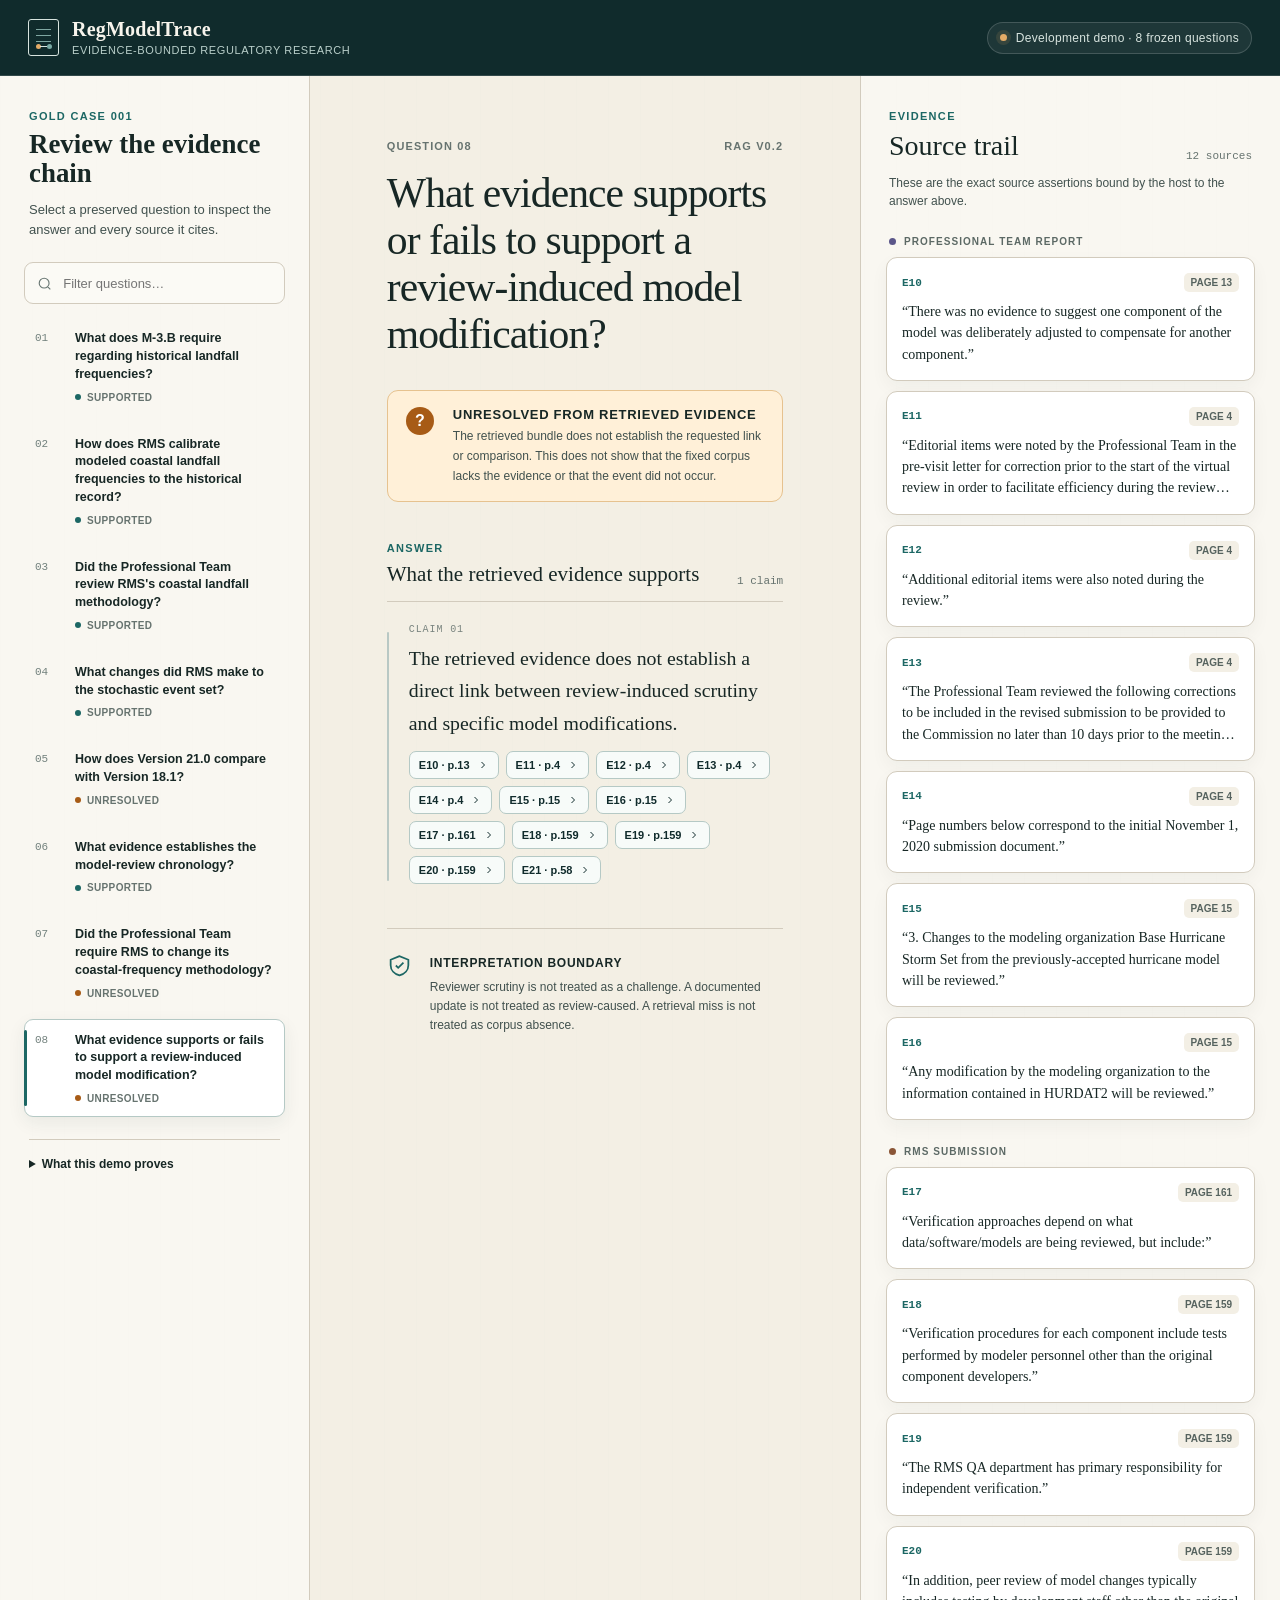
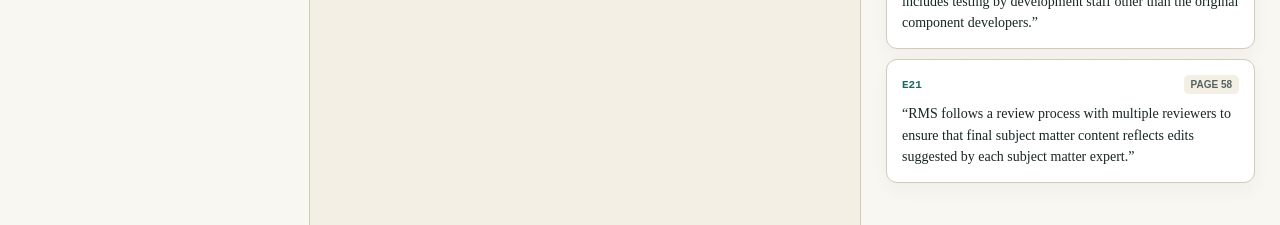
<file: demo/index.html>
<!doctype html>
<html lang="en">
  <head>
    <meta charset="UTF-8" />
    <meta name="viewport" content="width=device-width, initial-scale=1.0" />
    <meta name="description" content="RegModelTrace: source-traceable answers for regulated technical documents." />
    <meta name="theme-color" content="#102b2c" />
    <title>RegModelTrace — Evidence Workbench</title>
    <link rel="icon" href="./favicon.svg" type="image/svg+xml" />
    <link rel="stylesheet" href="./styles.css" />
    <script src="./app.js" defer></script>
  </head>
  <body>
    <a class="skip-link" href="#answer-panel">Skip to answer</a>

    <header class="topbar">
      <a class="brand" href="#" aria-label="RegModelTrace home">
        <span class="brand-mark" aria-hidden="true"><span></span><i></i><b></b></span>
        <span>
          <strong>RegModelTrace</strong>
          <small>Evidence-bounded regulatory research</small>
        </span>
      </a>
      <div class="demo-label" title="This interface uses preserved results from the successful v0.2 development run.">
        <span class="demo-dot" aria-hidden="true"></span>
        Development demo · 8 frozen questions
      </div>
    </header>

    <main class="workspace">
      <aside class="case-rail" aria-label="Development questions">
        <div class="rail-heading">
          <p class="eyebrow">Gold Case 001</p>
          <h1>Review the evidence chain</h1>
          <p>Select a preserved question to inspect the answer and every source it cites.</p>
        </div>

        <label class="search-box">
          <span class="sr-only">Filter questions</span>
          <svg aria-hidden="true" viewBox="0 0 24 24"><path d="m21 21-4.35-4.35m2.35-5.4A7.75 7.75 0 1 1 3.5 11.25a7.75 7.75 0 0 1 15.5 0Z" /></svg>
          <input id="question-filter" type="search" placeholder="Filter questions…" autocomplete="off" />
        </label>

        <nav id="question-list" class="question-list" aria-label="Frozen development questions"></nav>

        <details class="scope-note">
          <summary>What this demo proves</summary>
          <p>It demonstrates a connected product that returns source-traceable answers while preserving causal and absence boundaries.</p>
          <p>It does not establish held-out performance, complete evidence recall, or live arbitrary-question support.</p>
        </details>
      </aside>

      <section id="answer-panel" class="answer-panel" aria-live="polite" tabindex="-1">
        <div class="question-kicker"><span id="case-number">Question 01</span><span>RAG v0.2</span></div>
        <h2 id="active-question">Loading question…</h2>

        <div id="status-card" class="status-card">
          <div class="status-icon" aria-hidden="true"></div>
          <div>
            <p id="status-label">Loading evidence status</p>
            <span id="status-explanation"></span>
          </div>
        </div>

        <div class="answer-heading">
          <div>
            <p class="eyebrow">Answer</p>
            <h3>What the retrieved evidence supports</h3>
          </div>
          <span id="claim-count" class="claim-count"></span>
        </div>

        <div id="claims" class="claims"></div>

        <section class="interpretation-rule" aria-label="Interpretation boundary">
          <svg aria-hidden="true" viewBox="0 0 24 24"><path d="M12 3 3.5 6.5v5.25c0 4.8 3.56 8.47 8.5 9.75 4.94-1.28 8.5-4.95 8.5-9.75V6.5L12 3Z"/><path d="m8.5 12 2.25 2.25L15.8 9.2"/></svg>
          <div>
            <strong>Interpretation boundary</strong>
            <p>Reviewer scrutiny is not treated as a challenge. A documented update is not treated as review-caused. A retrieval miss is not treated as corpus absence.</p>
          </div>
        </section>
      </section>

      <aside class="evidence-panel" aria-label="Cited evidence">
        <div class="evidence-header">
          <div>
            <p class="eyebrow">Evidence</p>
            <h2>Source trail</h2>
          </div>
          <span id="evidence-count"></span>
        </div>
        <p class="evidence-intro">These are the exact source assertions bound by the host to the answer above.</p>
        <div id="evidence-groups"></div>
      </aside>
    </main>

    <noscript>This evidence workbench requires JavaScript to switch between the eight preserved cases.</noscript>
  </body>
</html>
</file>
<file: demo/styles.css>
:root {
  --ink: #172725;
  --ink-soft: #41514e;
  --paper: #f3efe5;
  --paper-bright: #fbfaf5;
  --paper-deep: #e7e1d4;
  --line: #d2cbbd;
  --teal: #1c6764;
  --teal-deep: #102b2c;
  --teal-wash: #e0eeea;
  --amber: #a75b16;
  --amber-wash: #fff0d8;
  --team: #5b5689;
  --vendor: #8a5536;
  --shadow: 0 18px 45px rgba(27, 43, 40, 0.09);
  --radius: 14px;
  color-scheme: light;
  font-family: Inter, ui-sans-serif, -apple-system, BlinkMacSystemFont, "Segoe UI", sans-serif;
  background: var(--paper);
  color: var(--ink);
}

* { box-sizing: border-box; }

html { scroll-behavior: smooth; }

body {
  margin: 0;
  min-width: 320px;
  min-height: 100vh;
  background:
    linear-gradient(90deg, rgba(39, 73, 68, 0.035) 1px, transparent 1px) 0 0 / 32px 32px,
    var(--paper);
}

button, input { font: inherit; }
button { color: inherit; }
a { color: inherit; }

.sr-only {
  position: absolute;
  width: 1px;
  height: 1px;
  padding: 0;
  margin: -1px;
  overflow: hidden;
  clip: rect(0, 0, 0, 0);
  white-space: nowrap;
  border: 0;
}

.skip-link {
  position: fixed;
  z-index: 100;
  top: 8px;
  left: 8px;
  transform: translateY(-160%);
  padding: 10px 14px;
  border-radius: 8px;
  background: var(--teal-deep);
  color: white;
}

.skip-link:focus { transform: translateY(0); }

:focus-visible {
  outline: 3px solid #e7a357;
  outline-offset: 3px;
}

.topbar {
  height: 76px;
  padding: 0 28px;
  display: flex;
  align-items: center;
  justify-content: space-between;
  border-bottom: 1px solid rgba(255,255,255,.14);
  background: var(--teal-deep);
  color: #f7f4ec;
}

.brand {
  display: inline-flex;
  align-items: center;
  gap: 13px;
  color: inherit;
  text-decoration: none;
}

.brand strong {
  display: block;
  font-family: Georgia, "Times New Roman", serif;
  font-size: 20px;
  line-height: 1.05;
  letter-spacing: .01em;
}

.brand small {
  display: block;
  margin-top: 4px;
  color: #b9cfca;
  font-size: 11px;
  letter-spacing: .055em;
  text-transform: uppercase;
}

.brand-mark {
  position: relative;
  display: block;
  width: 31px;
  height: 37px;
  border: 1.5px solid #d8e4df;
  border-radius: 3px;
}

.brand-mark::before,
.brand-mark::after,
.brand-mark span {
  content: "";
  position: absolute;
  left: 7px;
  width: 15px;
  height: 1px;
  background: #7fa7a2;
}

.brand-mark::before { top: 9px; }
.brand-mark::after { top: 15px; }
.brand-mark span { top: 21px; }
.brand-mark i, .brand-mark b {
  position: absolute;
  bottom: 6px;
  width: 5px;
  height: 5px;
  border-radius: 50%;
}
.brand-mark i { left: 7px; background: #e4ab67; }
.brand-mark b { left: 18px; background: #79aaa4; }
.brand-mark i::after { content: ""; position: absolute; left: 4px; top: 2px; width: 7px; height: 1px; background: #d8e4df; transform: rotate(0deg); }

.demo-label {
  display: inline-flex;
  align-items: center;
  gap: 9px;
  padding: 8px 12px;
  border: 1px solid rgba(255,255,255,.17);
  border-radius: 999px;
  background: rgba(255,255,255,.06);
  color: #d8e4df;
  font-size: 12px;
  letter-spacing: .025em;
}

.demo-dot { width: 7px; height: 7px; border-radius: 50%; background: #e4ab67; box-shadow: 0 0 0 4px rgba(228,171,103,.12); }

.workspace {
  display: grid;
  grid-template-columns: minmax(255px, 310px) minmax(430px, 1fr) minmax(330px, 420px);
  min-height: calc(100vh - 76px);
}

.case-rail, .evidence-panel { background: rgba(251,250,245,.79); }

.case-rail {
  padding: 34px 24px 28px;
  border-right: 1px solid var(--line);
}

.rail-heading { padding: 0 5px 22px; }
.eyebrow { margin: 0 0 8px; color: var(--teal); font-size: 11px; font-weight: 750; letter-spacing: .12em; text-transform: uppercase; }
.rail-heading h1 { margin: 0; font-family: Georgia, "Times New Roman", serif; font-size: clamp(25px, 2.1vw, 31px); line-height: 1.08; font-weight: 600; }
.rail-heading > p:last-child { margin: 12px 0 0; color: var(--ink-soft); font-size: 13px; line-height: 1.55; }

.search-box {
  display: flex;
  align-items: center;
  gap: 9px;
  height: 42px;
  margin-bottom: 13px;
  padding: 0 12px;
  border: 1px solid var(--line);
  border-radius: 9px;
  background: var(--paper-bright);
}
.search-box:focus-within { border-color: var(--teal); box-shadow: 0 0 0 3px rgba(28,103,100,.11); }
.search-box svg { width: 17px; fill: none; stroke: #697773; stroke-width: 1.8; }
.search-box input { min-width: 0; width: 100%; border: 0; outline: 0; background: transparent; color: var(--ink); font-size: 13px; }

.question-list { display: grid; gap: 7px; }
.question-button {
  position: relative;
  width: 100%;
  display: grid;
  grid-template-columns: 30px 1fr;
  gap: 10px;
  padding: 12px 12px 12px 10px;
  border: 1px solid transparent;
  border-radius: 9px;
  background: transparent;
  text-align: left;
  cursor: pointer;
  transition: background .18s ease, border-color .18s ease, transform .18s ease;
}
.question-button:hover { background: rgba(255,255,255,.65); border-color: var(--line); transform: translateX(2px); }
.question-button[aria-current="true"] { background: white; border-color: #b5c9c5; box-shadow: 0 6px 18px rgba(29,54,50,.07); }
.question-button[aria-current="true"]::before { content: ""; position: absolute; left: -1px; top: 10px; bottom: 10px; width: 3px; border-radius: 3px; background: var(--teal); }
.question-index { color: #72817d; font-family: ui-monospace, SFMono-Regular, Menlo, monospace; font-size: 11px; padding-top: 2px; }
.question-copy { font-size: 12.5px; line-height: 1.42; font-weight: 620; }
.question-mini-status { grid-column: 2; display: flex; align-items: center; gap: 6px; margin-top: -2px; color: #66736f; font-size: 10px; font-weight: 700; letter-spacing: .035em; text-transform: uppercase; }
.question-mini-status::before { content: ""; width: 6px; height: 6px; border-radius: 50%; background: var(--teal); }
.question-mini-status.unresolved::before { background: var(--amber); }

.scope-note { margin: 22px 5px 0; border-top: 1px solid var(--line); padding-top: 15px; color: var(--ink-soft); font-size: 12px; line-height: 1.5; }
.scope-note summary { cursor: pointer; color: var(--ink); font-weight: 700; }
.scope-note p { margin: 10px 0 0; }

.answer-panel { padding: clamp(36px, 5vw, 72px) clamp(32px, 6vw, 88px); background: rgba(243,239,229,.82); }
.question-kicker { display: flex; justify-content: space-between; margin-bottom: 18px; color: #66736f; font-size: 11px; font-weight: 750; letter-spacing: .1em; text-transform: uppercase; }
.answer-panel > h2 { max-width: 850px; margin: 0; font-family: Georgia, "Times New Roman", serif; font-size: clamp(31px, 3.25vw, 49px); line-height: 1.13; font-weight: 500; letter-spacing: -.022em; }

.status-card {
  display: grid;
  grid-template-columns: 34px 1fr;
  gap: 13px;
  align-items: start;
  margin: 32px 0 40px;
  padding: 16px 18px;
  border: 1px solid #b9d2cc;
  border-radius: 11px;
  background: var(--teal-wash);
}
.status-card.unresolved { border-color: #e6c28f; background: var(--amber-wash); }
.status-icon { width: 28px; height: 28px; display: grid; place-items: center; border-radius: 50%; background: var(--teal); color: white; }
.status-icon::before { content: "✓"; font-weight: 800; }
.unresolved .status-icon { background: var(--amber); }
.unresolved .status-icon::before { content: "?"; }
.status-card p { margin: 0 0 4px; font-size: 13px; font-weight: 800; letter-spacing: .055em; text-transform: uppercase; }
.status-card span { color: var(--ink-soft); font-size: 12px; line-height: 1.48; }

.answer-heading { display: flex; justify-content: space-between; align-items: end; gap: 20px; margin-bottom: 22px; padding-bottom: 14px; border-bottom: 1px solid var(--line); }
.answer-heading h3 { margin: 0; font-family: Georgia, "Times New Roman", serif; font-size: 21px; font-weight: 500; }
.claim-count { color: #66736f; font: 11px ui-monospace, SFMono-Regular, Menlo, monospace; white-space: nowrap; }

.claims { display: grid; gap: 23px; }
.claim { position: relative; padding-left: 22px; }
.claim::before { content: ""; position: absolute; left: 0; top: 8px; bottom: 3px; width: 2px; border-radius: 2px; background: #b8c8c4; }
.claim-number { display: block; margin-bottom: 7px; color: #79847f; font: 10px ui-monospace, SFMono-Regular, Menlo, monospace; letter-spacing: .09em; text-transform: uppercase; }
.claim p { margin: 0; font-family: Georgia, "Times New Roman", serif; font-size: clamp(18px, 1.55vw, 22px); line-height: 1.62; }
.citation-row { display: flex; flex-wrap: wrap; gap: 7px; margin-top: 12px; }
.citation-chip {
  display: inline-flex;
  align-items: center;
  gap: 7px;
  padding: 7px 9px;
  border: 1px solid #b5c9c5;
  border-radius: 7px;
  background: #f7fbf9;
  color: var(--teal-deep);
  font-size: 11px;
  font-weight: 760;
  cursor: pointer;
}
.citation-chip:hover { border-color: var(--teal); background: white; }
.citation-chip svg { width: 12px; fill: none; stroke: currentColor; stroke-width: 2; }

.interpretation-rule { display: grid; grid-template-columns: 29px 1fr; gap: 14px; margin-top: 44px; padding-top: 24px; border-top: 1px solid var(--line); }
.interpretation-rule svg { width: 25px; fill: none; stroke: var(--teal); stroke-width: 1.7; }
.interpretation-rule strong { font-size: 12px; letter-spacing: .06em; text-transform: uppercase; }
.interpretation-rule p { margin: 7px 0 0; max-width: 760px; color: var(--ink-soft); font-size: 12px; line-height: 1.6; }

.evidence-panel { padding: 34px 25px 42px; border-left: 1px solid var(--line); overflow: hidden; }
.evidence-header { display: flex; justify-content: space-between; align-items: end; padding: 0 3px; }
.evidence-header h2 { margin: 0; font-family: Georgia, "Times New Roman", serif; font-size: 28px; font-weight: 500; }
.evidence-header > span { color: #66736f; font: 11px ui-monospace, SFMono-Regular, Menlo, monospace; }
.evidence-intro { margin: 12px 3px 24px; color: var(--ink-soft); font-size: 12px; line-height: 1.5; }
.evidence-group { margin-top: 26px; }
.evidence-group-title { display: flex; align-items: center; gap: 8px; margin: 0 3px 10px; color: #5c6965; font-size: 10px; font-weight: 800; letter-spacing: .105em; text-transform: uppercase; }
.role-dot { width: 7px; height: 7px; border-radius: 50%; background: var(--teal); }
.role-dot.team { background: var(--team); }
.role-dot.vendor { background: var(--vendor); }
.evidence-stack { display: grid; gap: 10px; }
.evidence-card {
  scroll-margin: 24px;
  border: 1px solid var(--line);
  border-radius: 11px;
  background: white;
  box-shadow: 0 7px 18px rgba(25,43,39,.045);
  overflow: hidden;
  transition: border-color .2s ease, box-shadow .2s ease, transform .2s ease;
}
.evidence-card.highlighted { border-color: var(--teal); box-shadow: 0 0 0 3px rgba(28,103,100,.13), var(--shadow); transform: translateY(-2px); }
.evidence-card summary { list-style: none; cursor: pointer; padding: 15px; }
.evidence-card summary::-webkit-details-marker { display: none; }
.source-meta { display: flex; align-items: center; justify-content: space-between; gap: 8px; margin-bottom: 9px; }
.source-ref { color: var(--teal); font: 800 11px ui-monospace, SFMono-Regular, Menlo, monospace; }
.source-page { padding: 4px 7px; border-radius: 5px; background: var(--paper); color: #56635f; font-size: 10px; font-weight: 750; }
.source-preview { display: -webkit-box; margin: 0; overflow: hidden; color: var(--ink); font-family: Georgia, "Times New Roman", serif; font-size: 14px; line-height: 1.52; -webkit-box-orient: vertical; -webkit-line-clamp: 3; }
.evidence-card[open] .source-preview { display: block; }
.source-detail { padding: 0 15px 15px; border-top: 1px solid #ebe7de; }
.source-section { margin: 12px 0; color: #66736f; font-size: 10.5px; line-height: 1.45; }
.span-list { display: grid; gap: 8px; margin: 0 0 13px; }
.span-list blockquote { margin: 0; padding: 9px 10px; border-left: 2px solid #b5c9c5; background: #f7f6f1; color: #40504c; font-family: Georgia, "Times New Roman", serif; font-size: 12px; line-height: 1.5; }
.open-source { display: inline-flex; align-items: center; gap: 7px; padding: 8px 10px; border-radius: 7px; background: var(--teal-deep); color: white; text-decoration: none; font-size: 11px; font-weight: 760; }
.open-source:hover { background: #184442; }
.open-source svg { width: 12px; fill: none; stroke: currentColor; stroke-width: 2; }

.empty-state { padding: 20px 10px; color: var(--ink-soft); font-size: 13px; line-height: 1.5; }

@media (max-width: 1120px) {
  .workspace { grid-template-columns: 270px 1fr; }
  .evidence-panel { grid-column: 2; border-left: 0; border-top: 1px solid var(--line); }
  .answer-panel { padding: 48px 52px; }
}

@media (max-width: 760px) {
  .topbar { height: auto; min-height: 72px; padding: 14px 18px; gap: 16px; }
  .brand small { display: none; }
  .demo-label { max-width: 170px; font-size: 10px; line-height: 1.35; }
  .workspace { display: block; }
  .case-rail { padding: 25px 18px 18px; border-right: 0; border-bottom: 1px solid var(--line); }
  .rail-heading { padding-bottom: 16px; }
  .rail-heading h1 { font-size: 28px; }
  .question-list { grid-auto-flow: column; grid-auto-columns: minmax(240px, 76vw); overflow-x: auto; padding: 3px 3px 12px; scroll-snap-type: x proximity; }
  .question-button { scroll-snap-align: start; background: rgba(255,255,255,.52); border-color: var(--line); }
  .scope-note { display: none; }
  .answer-panel { padding: 38px 22px 45px; }
  .answer-panel > h2 { font-size: 34px; }
  .status-card { margin: 25px 0 34px; }
  .evidence-panel { padding: 31px 18px 40px; }
}

@media (prefers-reduced-motion: reduce) {
  html { scroll-behavior: auto; }
  *, *::before, *::after { transition-duration: .01ms !important; animation-duration: .01ms !important; }
}
</file>
